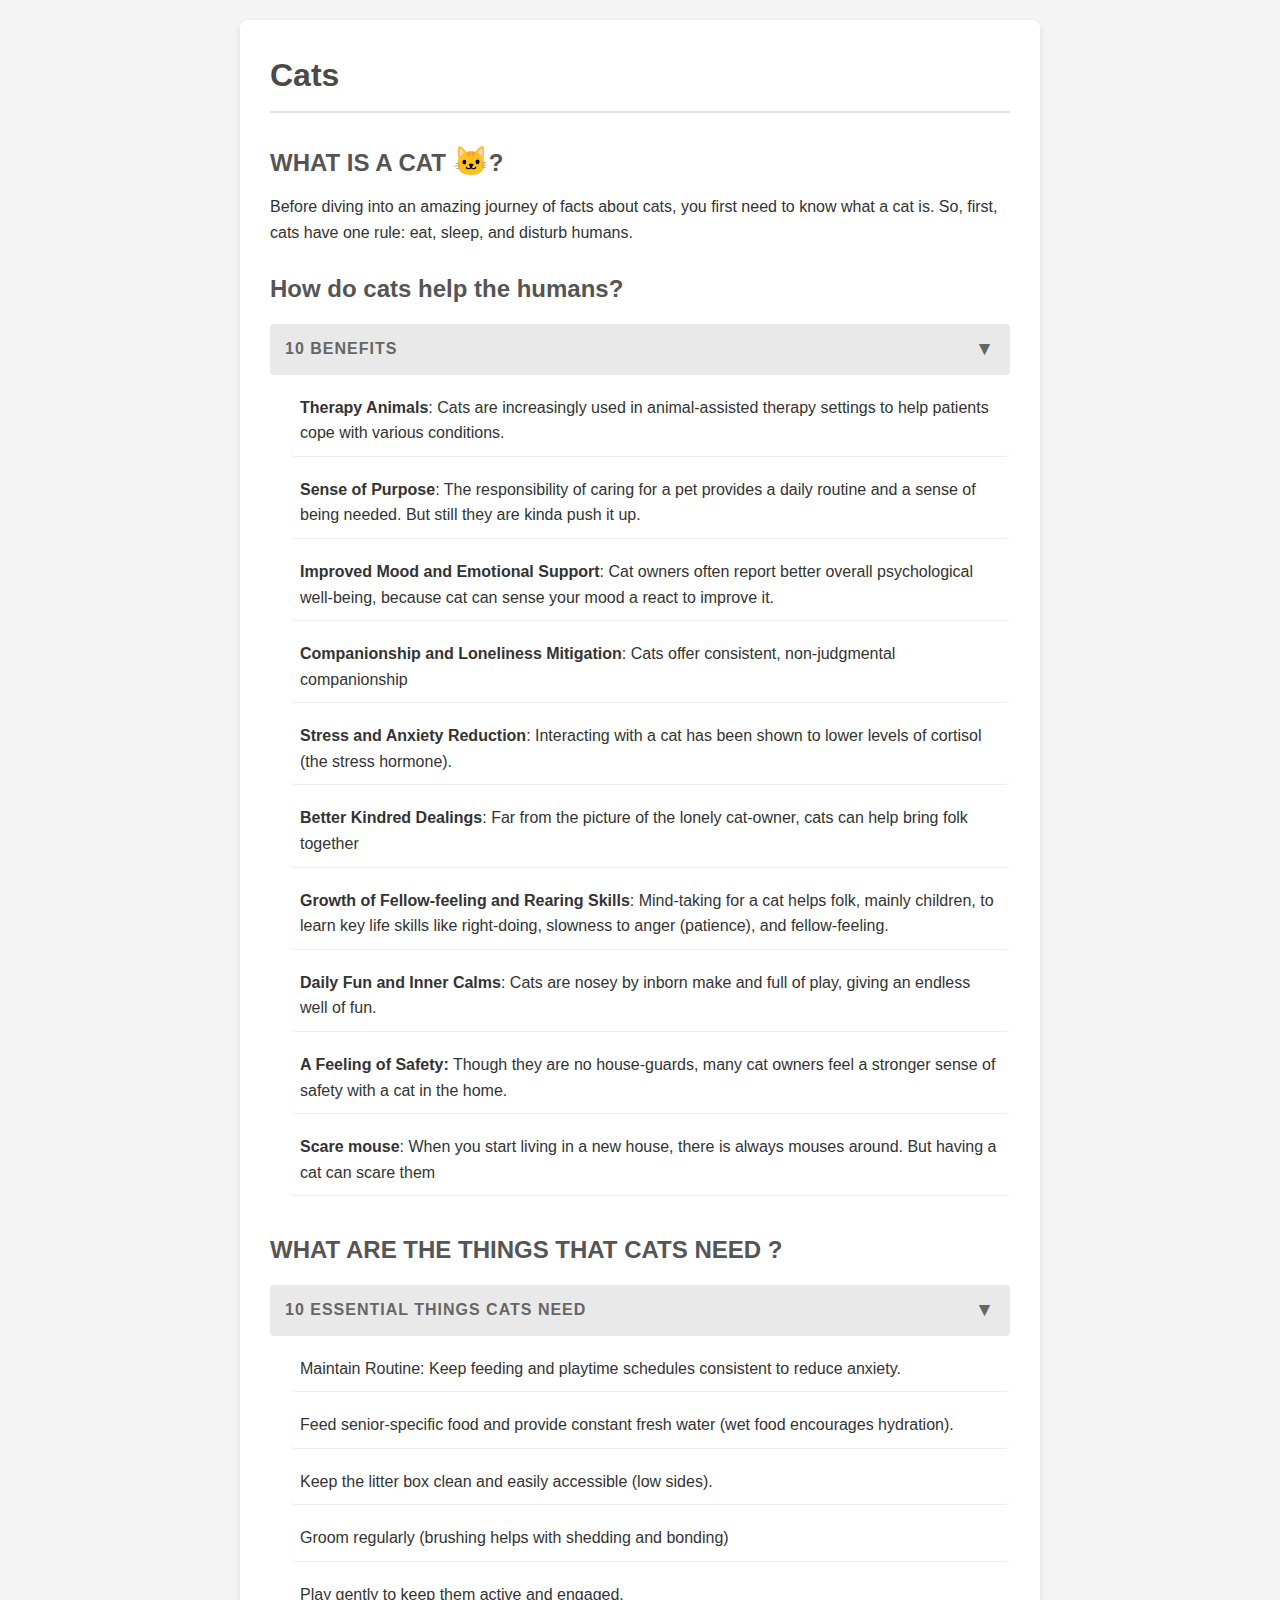
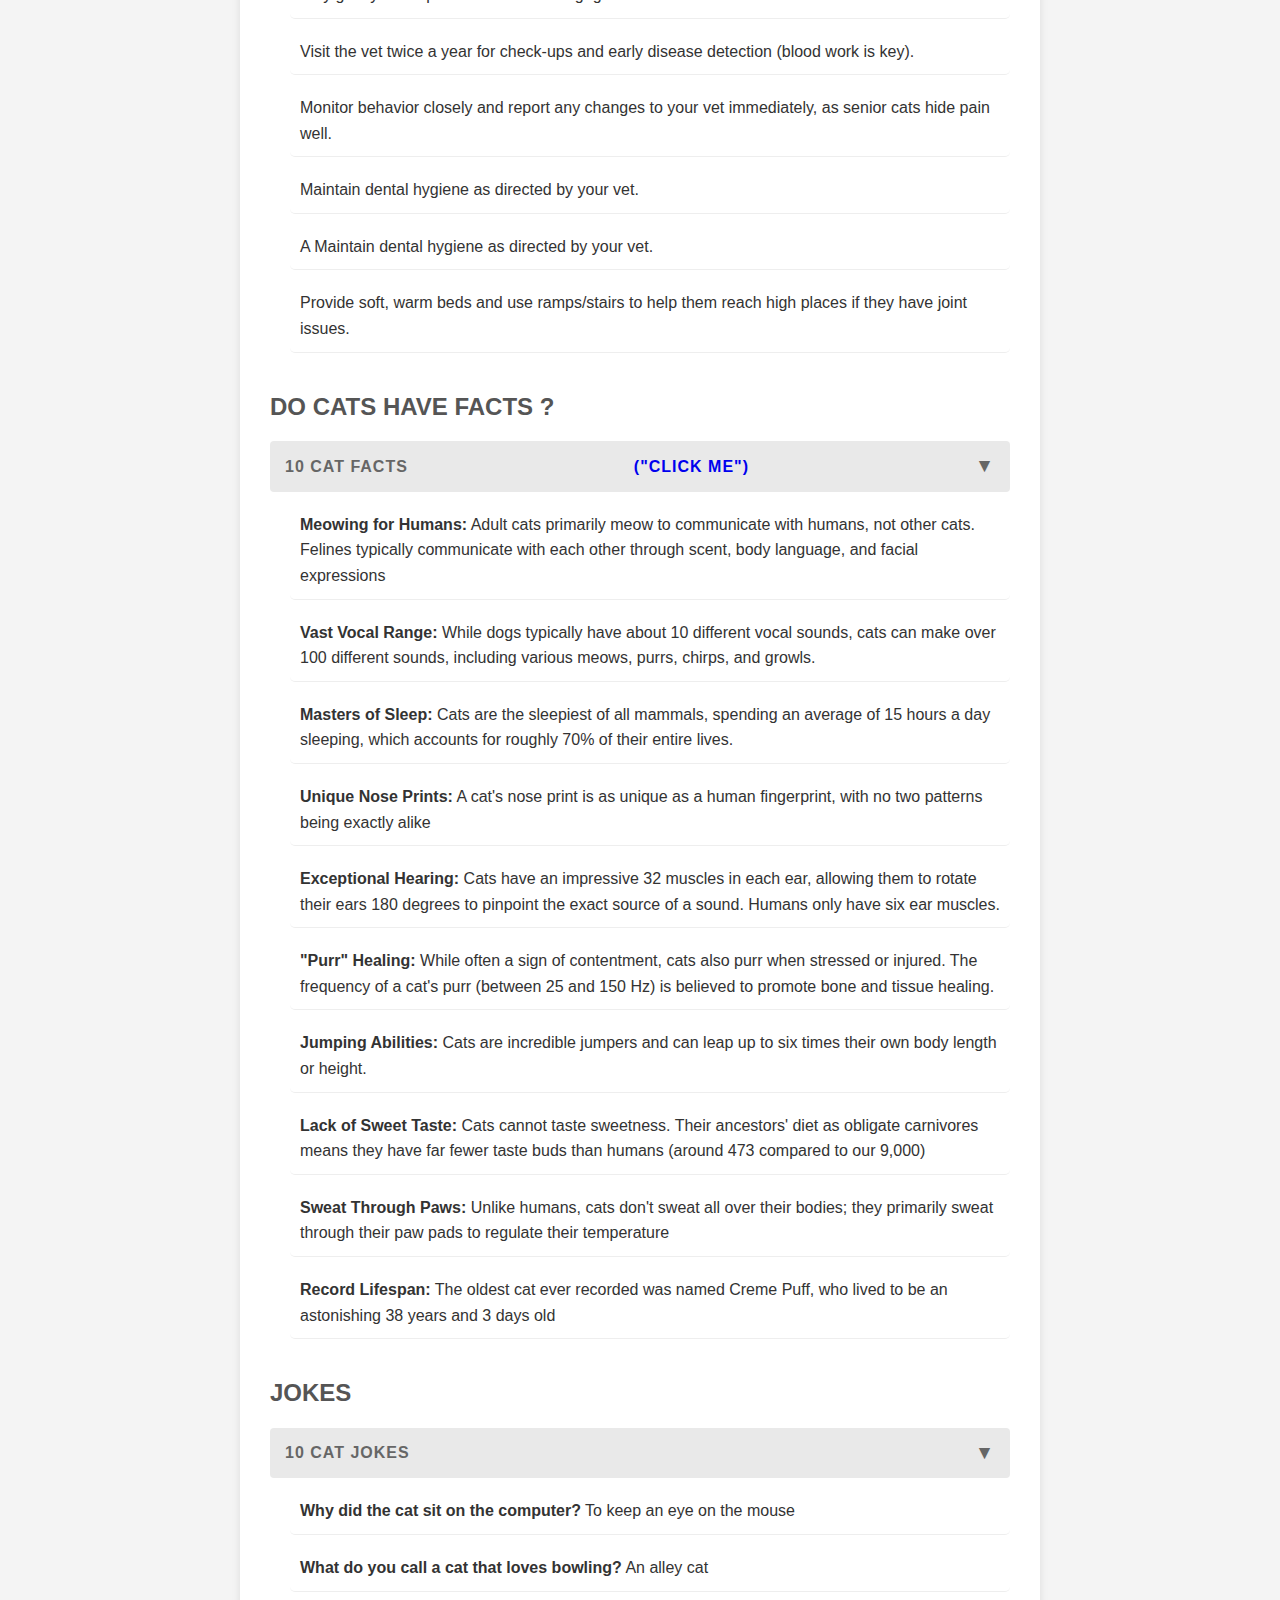
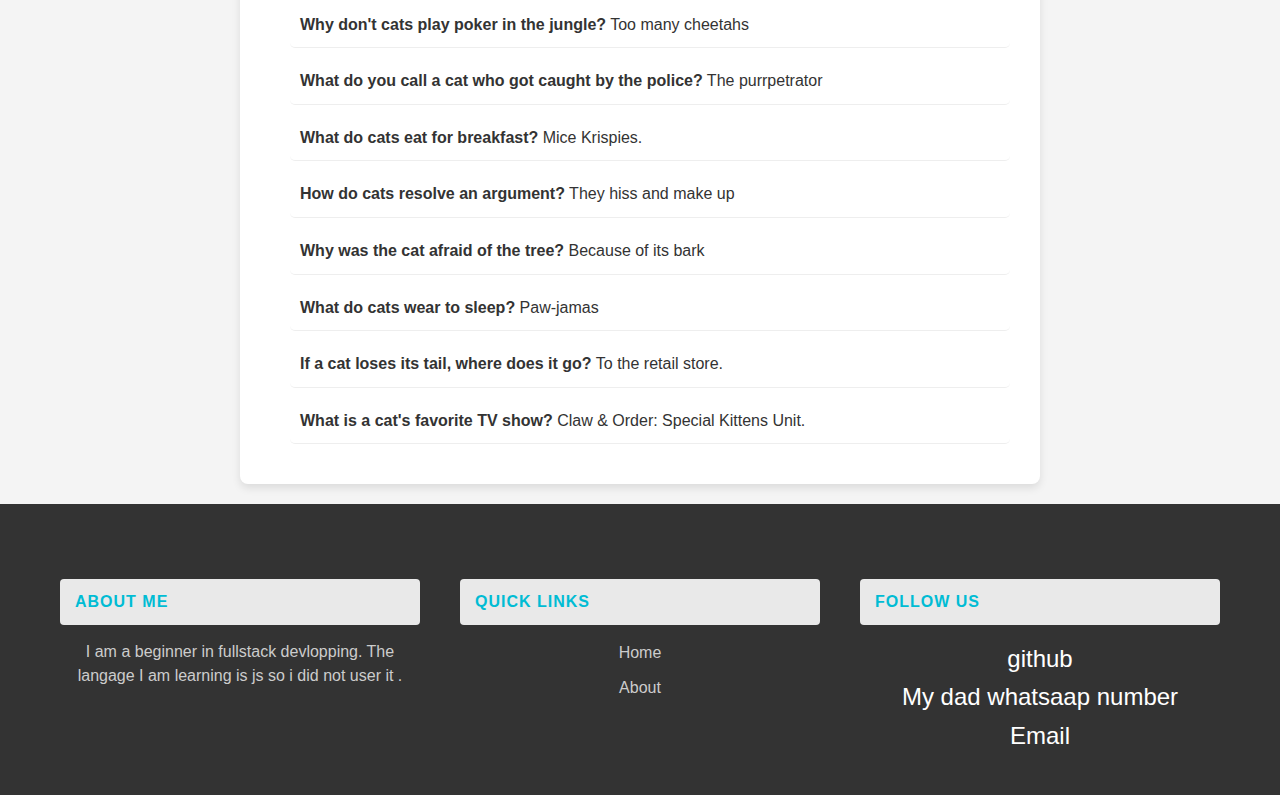
<file: index.html>
<!DOCTYPE html>
<html lang="en">
<head>
    <meta charset="UTF-8">
    <meta name="viewport" content="width=device-width, initial-scale=1.0">
    <link rel="stylesheet" href="cat.css">
    <link rel="icon" href="téléchargement (1).png">
    <title>Cats</title>
</head>
<body>

<div class="container">
    <header>
        <h1>Cats</h1>
        <h2>
            WHAT IS A CAT <span class="cat-emoji">🐱</span>?
        </h2>
        <p>
            Before diving into an amazing journey of facts about cats, you first need to know what a cat is. So, first, cats have one rule: eat, sleep, and disturb humans.
        </p>
    </header>

    <main>
        <h2 class="section-title">How do cats help the humans?</h2>
        <h3 class="toggle-header">10 BENEFITS <span class="toggle-icon">▼</span></h3>
        <ol class="benefit-list">
            <li><strong>Therapy Animals</strong>: Cats are increasingly used in animal-assisted therapy settings to help patients cope with various conditions.</li>
            <li><strong>Sense of Purpose</strong>: The responsibility of caring for a pet provides a daily routine and a sense of being needed. But still they are kinda push it up.</li>
            <li><strong>Improved Mood and Emotional Support</strong>: Cat owners often report better overall psychological well-being, because cat can sense your mood a react to improve it.</li>
            <li><strong>Companionship and Loneliness Mitigation</strong>: Cats offer consistent, non-judgmental companionship</li>
            <li><strong>Stress and Anxiety Reduction</strong>: Interacting with a cat has been shown to lower levels of cortisol (the stress hormone).</li>
            <li><strong>Better Kindred Dealings</strong>: Far from the picture of the lonely cat-owner, cats can help bring folk together</li>
            <li><strong>Growth of Fellow-feeling and Rearing Skills</strong>: Mind-taking for a cat helps folk, mainly children, to learn key life skills like right-doing, slowness to anger (patience), and fellow-feeling.</li>
            <li> <strong>Daily Fun and Inner Calms</strong>: Cats are nosey by inborn make and full of play, giving an endless well of fun.</li>
            <li>
                <strong>A Feeling of Safety:</strong> Though they are no house-guards, many cat owners feel a stronger sense of safety with a cat in the home.
            </li>
            <li><strong>Scare mouse</strong>: When you start living in a new house, there is always mouses around. But having a cat can scare them</li>
        </ol>
    </main>
        <main>
        <h2 class="section-title"> WHAT ARE THE THINGS THAT CATS NEED ?</h2>
        <h3 class="toggle-header">10 ESSENTIAL THINGS CATS NEED <span class="toggle-icon">▼</span></h3>
        <ol class="benefit-list">
            <li>Maintain Routine: Keep feeding and playtime schedules consistent to reduce anxiety.</li>
            <li>Feed senior-specific food and provide constant fresh water (wet food encourages hydration).</li>
            <li>Keep the litter box clean and easily accessible (low sides).</li>
            <li>Groom regularly (brushing helps with shedding and bonding)</li>
            <li>Play gently to keep them active and engaged.</li>
            <li>Visit the vet twice a year for check-ups and early disease detection (blood work is key).</li>
            <li>Monitor behavior closely and report any changes to your vet immediately, as senior cats hide pain well.</li>
            <li>Maintain dental hygiene as directed by your vet.</li>
            <li> A Maintain dental hygiene as directed by your vet.</li>
            <li>Provide soft, warm beds and use ramps/stairs to help them reach high places if they have joint issues.</li>
        </ol>
    </main>
            <main>
        <h2 class="section-title"> DO CATS HAVE FACTS ?</h2>
        <h3 class="toggle-header">10 CAT FACTS  <a href="fact.html">("click me")</a><span class="toggle-icon">▼</span></h3>
        <ol class="benefit-list">       
            <li><strong>Meowing for Humans:</strong> Adult cats primarily meow to communicate with humans, not other cats. Felines typically communicate with each other through scent, body language, and facial expressions</li>
            <li><strong>Vast Vocal Range:</strong> While dogs typically have about 10 different vocal sounds, cats can make over 100 different sounds, including various meows, purrs, chirps, and growls.</li>
            <li><strong>Masters of Sleep:</strong> Cats are the sleepiest of all mammals, spending an average of 15 hours a day sleeping, which accounts for roughly 70% of their entire lives.</li>
            <li><strong>Unique Nose Prints:</strong> A cat's nose print is as unique as a human fingerprint, with no two patterns being exactly alike</li>
            <li><strong>Exceptional Hearing:</strong> Cats have an impressive 32 muscles in each ear, allowing them to rotate their ears 180 degrees to pinpoint the exact source of a sound. Humans only have six ear muscles.</li>
            <li><strong>"Purr" Healing:</strong> While often a sign of contentment, cats also purr when stressed or injured. The frequency of a cat's purr (between 25 and 150 Hz) is believed to promote bone and tissue healing.</li>
            <li><strong>Jumping Abilities:</strong> Cats are incredible jumpers and can leap up to six times their own body length or height.</li>
            <li><strong>Lack of Sweet Taste:</strong> Cats cannot taste sweetness. Their ancestors' diet as obligate carnivores means they have far fewer taste buds than humans (around 473 compared to our 9,000)</li>
            <li> <strong>Sweat Through Paws:</strong> Unlike humans, cats don't sweat all over their bodies; they primarily sweat through their paw pads to regulate their temperature</li>
            <li><strong>Record Lifespan:</strong> The oldest cat ever recorded was named Creme Puff, who lived to be an astonishing 38 years and 3 days old</li>
        </ol>

    </main>
                <main>
        <h2 class="section-title"> JOKES</h2>
        <h3 class="toggle-header">10 CAT JOKES <span class="toggle-icon">▼</span></h3>
        <ol class="benefit-list">
            <li><strong>Why did the cat sit on the computer?</strong> To keep an eye on the mouse</li>
            <li><strong>What do you call a cat that loves bowling?</strong> An alley cat</li>
            <li><strong>Why don't cats play poker in the jungle?</strong> Too many cheetahs</li>
            <li><strong>What do you call a cat who got caught by the police?</strong> The purrpetrator</li>
            <li><strong>What do cats eat for breakfast? </strong> Mice Krispies.</li>
            <li><strong>How do cats resolve an argument?</strong> They hiss and make up</li>
            <li><strong>Why was the cat afraid of the tree?</strong> Because of its bark</li>
            <li><strong>What do cats wear to sleep?</strong> Paw-jamas</li>
            <li><strong>If a cat loses its tail, where does it go?</strong> To the retail store.</li>
            <li><strong>What is a cat's favorite TV show?</strong> Claw & Order: Special Kittens Unit.</li>
        </ol>
    </main>
</div>

    <footer class="site-footer">
        <div class="footer-container">
            <div class="footer-section about">
                <h3>About me</h3>
                <p>I am a beginner in fullstack devlopping. The langage I am  learning is js so i did not user it . </p>
            </div>
            <div class="footer-section links">
                <h3>Quick Links</h3>
                <ul>
                    <li><a href="#">Home</a></li>
                    <li><a href="projectes-7fnk-ptj4sv049-tahas-projects-172ea888.vercel.app">About</a></li>
                </ul>
            </div>
            <div class="footer-section social">
                <h3>Follow Us</h3>
                <a href="#github.com" target="_blank" aria-label="github">github<i class="fab fa-facebook"></i></a><br>
                <a href="0606327472" target="_blank" aria-label="whatsapp">My dad whatsaap number<i class="fab fa-twitter"></i></a>
                <a href="mailto:'tahacoder464@gmail'" target="_blank" aria-label="Email">Email<i class="fab fa-instagram"></i></a>
            </div>
        </div>
    </footer>

</body>
</html>
</file>
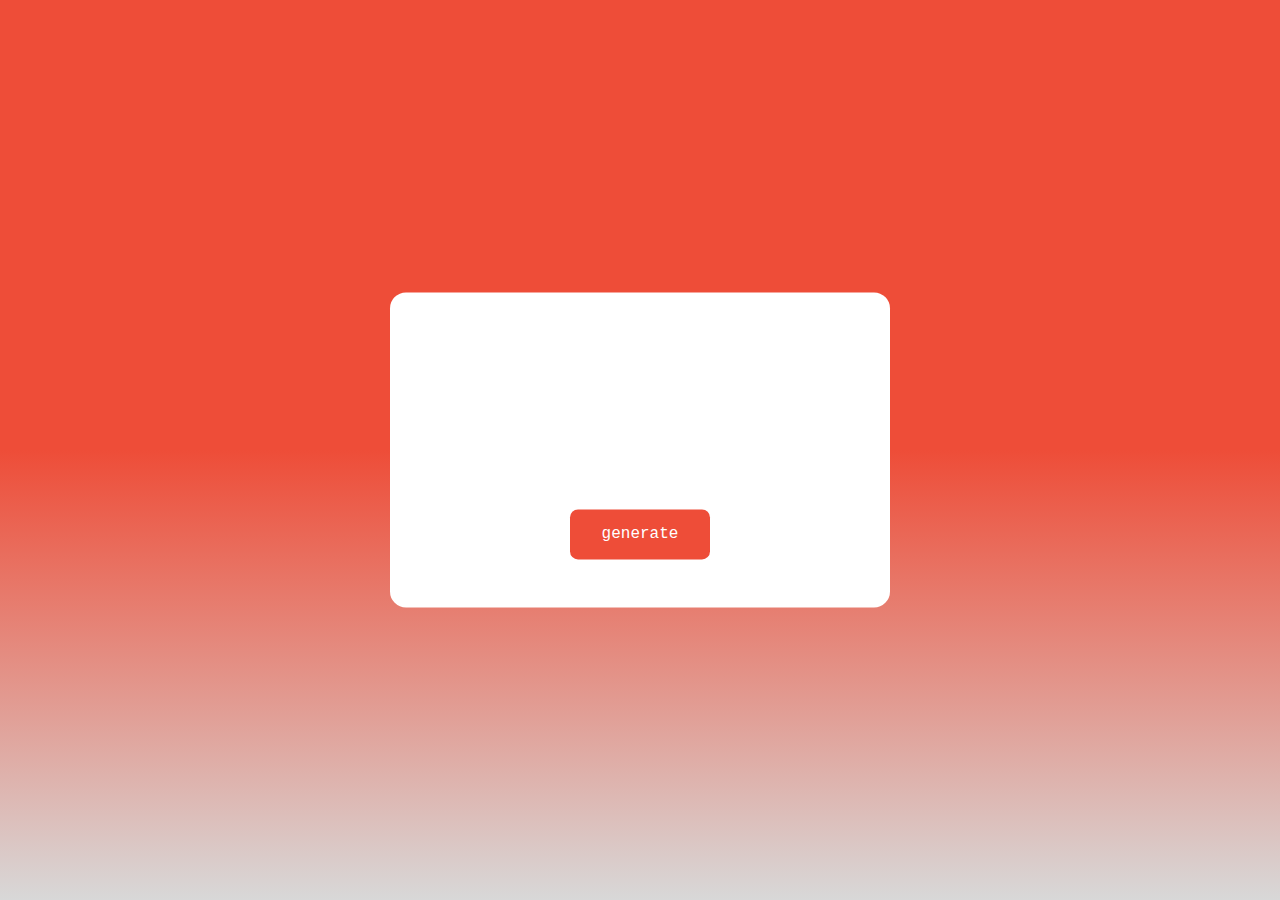
<file: fact.html>
<!DOCTYPE html>
<html lang="en">
<head>
    <meta charset="UTF-8">
    <meta name="viewport" content="width=device-width, initial-scale=1.0">
    <link rel="stylesheet" href="fact.css">
    <title>FACTS</title>
</head>
<body>
    <div class="container">
      <p id="fact"></p>
      <button id="generate-button">generate</button>
    </div>
    <script src="api-key.js"></script>
    <script src="fact.js"></script>
</body>
</html>
</file>
<file: cat.css>
* {
    margin: 0;
    padding: 0;
    box-sizing: border-box;
}

body {
    font-family: 'Segoe UI', Tahoma, Geneva, Verdana, sans-serif;
    line-height: 1.6;
    color: #333;
    background-color: #f4f4f4;
    padding: 0;
    display: flex;
    flex-direction: column;
    min-height: 100vh;
}
a {
    text-decoration: none;
    font-size: 1em;
}

.container {
    max-width: 800px;
    margin: 20px auto;
    background: #fff;
    padding: 30px;
    border-radius: 8px;
    box-shadow: 0 4px 8px rgba(0,0,0,0.1);
    flex: 1; 
}

h1 {
    color: #4a4a4a;
    border-bottom: 2px solid #e0e0e0;
    padding-bottom: 10px;
    margin-bottom: 20px;
}

h2 {
    color: #555;
    margin-top: 25px;
    margin-bottom: 10px;
}

h3 {
    color: #666;
    margin-top: 15px;
    margin-bottom: 10px;
    font-size: 1rem;
    text-transform: uppercase;
    letter-spacing: 1px;
    cursor: pointer;
    display: flex;
    justify-content: space-between;
    align-items: center;
    background-color: #e9e9e9;
    padding: 10px 15px;
    border-radius: 4px;
    transition: background-color 0.2s;
}

h3:hover {
    background-color: #ddd;
}

p {
    margin-bottom: 20px;
}

.benefit-list {
    margin-left: 20px;
    padding-left: 0;
    transition: max-height 0.3s ease-out, opacity 0.3s ease-out; 
    overflow: hidden;
}

.benefit-list li {
    margin-bottom: 10px;
    padding: 10px;
    border-bottom: 1px solid #eee;
    transition: transform 0.2s ease-in-out, background-color 0.2s ease-in-out;
    border-radius: 5px; 
}

.benefit-list li:hover {
    transform: translateX(10px);
    background-color: #f2f2f2; 
    cursor: pointer; 
}

.hidden {
    max-height: 0;
    opacity: 0;
    margin-bottom: 0;
}

.toggle-icon {
    font-size: 1.2em;
    transition: transform 0.3s ease;
    transform: rotate(0deg); 
}

.h3-collapsed .toggle-icon {
    transform: rotate(90deg); 
}

@keyframes wave {
    0% { transform: rotate(0deg); }
    15% { transform: rotate(-15deg); }
    30% { transform: rotate(15deg); }
    45% { transform: rotate(-10deg); }
    60% { transform: rotate(10deg); }
    75% { transform: rotate(-5deg); }
    100% { transform: rotate(0deg); }
}

.cat-emoji {
    font-size: 1.2em;
    display: inline-block;
    animation: wave 2.5s infinite; 
    transform-origin: 70% 70%;
}

.site-footer {
    background-color: #333;
    color: #fff;
    padding: 40px 20px 20px; 
    text-align: center;
    width: 100%;
}

.footer-container {
    display: flex;
    justify-content: space-around;
    flex-wrap: wrap;
    max-width: 1200px;
    margin: 0 auto;
    margin-top: 20px;
}

.footer-section {
    flex-basis: 30%; 
    margin-bottom: 20px;
}

.footer-section h3 {
    color: #00bcd4;
    margin-bottom: 15px;
}

.footer-section p {
    color: #ccc;
    line-height: 1.5;
}

.footer-section ul {
    list-style: none;
    padding: 0;
}

.footer-section ul li a {
    color: #ccc;
    text-decoration: none;
    display: block;
    margin-bottom: 10px;
    transition: color 0.3s;
}

.footer-section ul li a:hover {
    color: #fff;
    text-decoration: underline;
}

.footer-section.social a {
    color: #fff;
    font-size: 24px;
    margin: 0 10px;
    transition: color 0.3s;
}

.footer-section.social a:hover {
    color: #00bcd4;
}

.footer-bottom {
    margin-top: 20px;
    padding-top: 20px;
    border-top: 1px solid #555;
    font-size: 14px;
    color: #ccc;
}

@media (max-width: 768px) {
    .footer-container {
        flex-direction: column; 
        align-items: center;
    }

    .footer-section {
        flex-basis: 100%;
        text-align: center;
    }
}
</file>
<file: fact.css>
*{
    padding: 0;
    margin: 0;
    box-sizing: border-box;
    font-family: 'Courier New', Courier, monospace;
}
body{
    height: 100vh;
    background: linear-gradient( #ee4d38 50%,
    #d8d8d8 );
}
.container{
    width: 90%;
    max-width: 31.25em;
    background-color: #ffffff;
    position: absolute;
    transform: translate( -50%,-50%);
    top: 50%;
    left: 50%;
    box-shadow: 0 1.25em 3.12em rgba(66,8,0,0);
    padding: 3em;
    text-align: center;
    border-radius: 1em;
}
button{
    background: #ee4d38;
    border: none;
    color: #ffffff;
    padding: 1em 2em;
    border-radius: 0.5em;
    font-size: 1em;
    cursor: pointer;
    margin-top: 1.5em;
}
p{
    color:#1a191a ;
    font-size: 1.1em;
    min-height: 6.25em;
    line-height: 2em;
    letter-spacing: 0.02em;
    margin-top: 2em;
}
</file>
